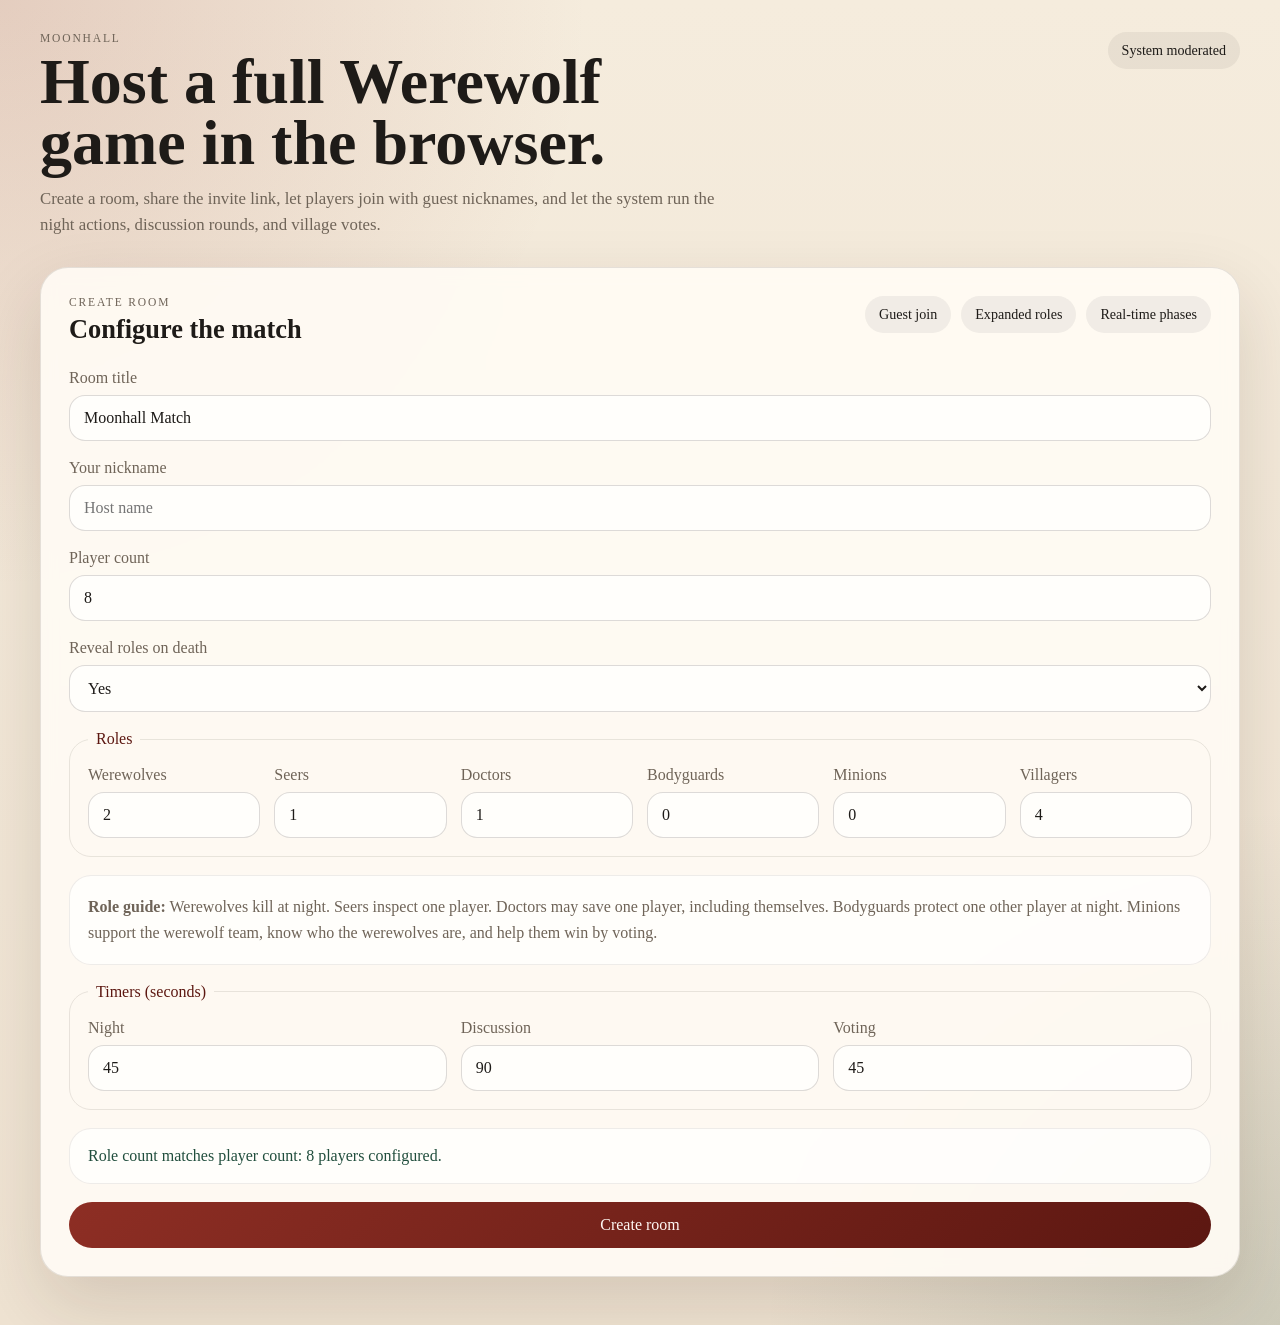
<file: static/index.html>
<!DOCTYPE html>
<html lang="en">
  <head>
    <meta charset="UTF-8" />
    <meta name="viewport" content="width=device-width, initial-scale=1.0" />
    <meta name="theme-color" content="#8d2e24" />
    <title>Moonhall: Online Werewolf</title>
    <link rel="stylesheet" href="/static/styles.css" />
  </head>
  <body>
    <div class="page-shell">
      <header class="hero">
        <div>
          <p class="eyebrow">Moonhall</p>
          <h1>Host a full Werewolf game in the browser.</h1>
          <p class="hero-copy">
            Create a room, share the invite link, let players join with guest nicknames, and let the system run the night actions,
            discussion rounds, and village votes.
          </p>
        </div>
        <div class="hero-chip">System moderated</div>
      </header>

      <main id="app"></main>
    </div>

    <template id="create-template">
      <section class="panel panel-wide">
          <div class="panel-head">
          <div>
            <p class="section-label">Create Room</p>
            <h2>Configure the match</h2>
          </div>
          <div class="pill-row">
            <span class="pill">Guest join</span>
            <span class="pill">Expanded roles</span>
            <span class="pill">Real-time phases</span>
          </div>
        </div>

        <form id="create-room-form" class="form-grid">
          <label>
            <span>Room title</span>
            <input name="title" type="text" maxlength="40" placeholder="Friday Night Werewolf" value="Moonhall Match" required />
          </label>

          <label>
            <span>Your nickname</span>
            <input name="creatorName" type="text" maxlength="24" placeholder="Host name" required />
          </label>

          <label>
            <span>Player count</span>
            <input name="expectedPlayers" id="expectedPlayers" type="number" min="4" max="18" value="8" required />
          </label>

          <label>
            <span>Reveal roles on death</span>
            <select name="revealRolesOnDeath">
              <option value="true" selected>Yes</option>
              <option value="false">No</option>
            </select>
          </label>

          <fieldset class="role-grid">
            <legend>Roles</legend>
            <label>
              <span>Werewolves</span>
              <input name="role-werewolf" type="number" min="1" max="6" value="2" required />
            </label>
            <label>
              <span>Seers</span>
              <input name="role-seer" type="number" min="0" max="2" value="1" required />
            </label>
            <label>
              <span>Doctors</span>
              <input name="role-doctor" type="number" min="0" max="2" value="1" required />
            </label>
            <label>
              <span>Bodyguards</span>
              <input name="role-bodyguard" type="number" min="0" max="2" value="0" required />
            </label>
            <label>
              <span>Minions</span>
              <input name="role-minion" type="number" min="0" max="2" value="0" required />
            </label>
            <label>
              <span>Villagers</span>
              <input name="role-villager" type="number" min="0" max="16" value="4" required />
            </label>
          </fieldset>

          <div class="callout role-guide">
            <strong>Role guide:</strong> Werewolves kill at night. Seers inspect one player. Doctors may save one player, including themselves.
            Bodyguards protect one other player at night. Minions support the werewolf team, know who the werewolves are, and help them win by voting.
          </div>

          <fieldset class="role-grid">
            <legend>Timers (seconds)</legend>
            <label>
              <span>Night</span>
              <input name="nightSeconds" type="number" min="15" max="180" value="45" required />
            </label>
            <label>
              <span>Discussion</span>
              <input name="discussionSeconds" type="number" min="20" max="300" value="90" required />
            </label>
            <label>
              <span>Voting</span>
              <input name="votingSeconds" type="number" min="15" max="180" value="45" required />
            </label>
          </fieldset>

          <div class="callout" id="role-summary"></div>
          <button class="primary-btn" type="submit">Create room</button>
        </form>
      </section>
    </template>

    <template id="room-template">
      <section class="room-layout">
        <aside class="panel sidebar">
          <div class="panel-head compact">
            <div>
              <p class="section-label">Room</p>
              <h2 id="room-title">Loading...</h2>
            </div>
            <span class="status-dot" id="phase-badge">Lobby</span>
          </div>

          <div class="sidebar-block">
            <p class="meta-label">Invite link</p>
            <div class="link-box">
              <input id="share-link" readonly />
              <button id="copy-link-btn" class="secondary-btn" type="button">Copy</button>
            </div>
          </div>

          <div class="sidebar-block" id="lobby-join-block"></div>
          <div class="sidebar-block" id="role-card"></div>

          <div class="sidebar-block">
            <p class="meta-label">Players</p>
            <ul id="player-list" class="player-list"></ul>
          </div>
        </aside>

        <section class="panel game-panel">
          <div class="phase-banner">
            <div>
              <p class="section-label">Game Phase</p>
              <h2 id="phase-title">Loading...</h2>
              <p id="phase-copy" class="phase-copy"></p>
            </div>
            <div class="timer-card">
              <span>Time left</span>
              <strong id="timer-value">0s</strong>
            </div>
          </div>

          <div id="action-panel" class="action-panel"></div>

          <div class="chat-grid">
            <div class="chat-column">
              <div class="chat-head">
                <div>
                  <p class="meta-label">Events & chat</p>
                  <h3>Table feed</h3>
                </div>
                <div class="chat-toggle">
                  <button id="chat-public-toggle" class="toggle-btn active" type="button">Public</button>
                  <button id="chat-pack-toggle" class="toggle-btn hidden" type="button">Pack</button>
                </div>
              </div>

              <div id="messages" class="messages"></div>

              <form id="chat-form" class="chat-form">
                <input id="chat-input" type="text" maxlength="240" placeholder="Type a message..." />
                <button class="primary-btn" type="submit">Send</button>
              </form>
            </div>

            <div class="chat-column">
              <div class="chat-head">
                <div>
                  <p class="meta-label">Configuration</p>
                  <h3>Match settings</h3>
                </div>
              </div>
              <div id="config-summary" class="config-summary"></div>
            </div>
          </div>
        </section>
      </section>
    </template>

    <script src="/static/app.js" defer></script>
  </body>
</html>
</file>
<file: static/styles.css>
:root {
  --bg: #f6efe2;
  --paper: rgba(255, 251, 245, 0.92);
  --ink: #1e1b18;
  --muted: #6f6458;
  --accent: #8d2e24;
  --accent-deep: #5c1711;
  --forest: #214e3d;
  --border: rgba(47, 36, 28, 0.12);
  --shadow: 0 28px 70px rgba(47, 27, 11, 0.14);
}

* {
  box-sizing: border-box;
}

body {
  margin: 0;
  min-height: 100vh;
  font-family: Georgia, "Times New Roman", serif;
  color: var(--ink);
  background:
    radial-gradient(circle at top left, rgba(141, 46, 36, 0.16), transparent 32%),
    radial-gradient(circle at bottom right, rgba(33, 78, 61, 0.16), transparent 28%),
    linear-gradient(180deg, #f5ecdd 0%, #efe3d2 100%);
}

button,
input,
select {
  font: inherit;
}

.page-shell {
  width: min(1200px, calc(100% - 32px));
  margin: 0 auto;
  padding: 32px 0 48px;
}

.page-shell,
.room-layout,
.chat-grid,
.sidebar,
.game-panel,
.chat-column {
  min-width: 0;
}

.hero {
  display: flex;
  justify-content: space-between;
  gap: 24px;
  align-items: flex-start;
  margin-bottom: 28px;
}

.hero h1 {
  margin: 8px 0 12px;
  max-width: 720px;
  font-size: clamp(2.4rem, 5vw, 4.6rem);
  line-height: 0.95;
}

.hero-copy {
  margin: 0;
  max-width: 700px;
  color: var(--muted);
  font-size: 1.05rem;
  line-height: 1.6;
}

.eyebrow,
.section-label,
.meta-label {
  margin: 0;
  text-transform: uppercase;
  letter-spacing: 0.16em;
  font-size: 0.72rem;
  color: var(--muted);
}

.hero-chip,
.pill,
.status-dot {
  display: inline-flex;
  align-items: center;
  justify-content: center;
  padding: 10px 14px;
  border-radius: 999px;
  background: rgba(30, 27, 24, 0.06);
  color: var(--ink);
  font-size: 0.88rem;
}

.panel {
  background: var(--paper);
  border: 1px solid var(--border);
  border-radius: 28px;
  box-shadow: var(--shadow);
  backdrop-filter: blur(8px);
}

.panel-wide {
  padding: 28px;
}

.panel-head {
  display: flex;
  justify-content: space-between;
  align-items: flex-start;
  gap: 18px;
  margin-bottom: 24px;
}

.panel-head.compact {
  margin-bottom: 18px;
}

.panel-head h2,
.chat-head h3 {
  margin: 6px 0 0;
  font-size: 1.65rem;
}

.pill-row {
  display: flex;
  flex-wrap: wrap;
  gap: 10px;
}

.form-grid {
  display: grid;
  gap: 18px;
}

.form-grid label,
.role-grid label {
  display: grid;
  gap: 8px;
  color: var(--muted);
}

input,
select {
  width: 100%;
  border: 1px solid rgba(47, 36, 28, 0.16);
  border-radius: 16px;
  background: rgba(255, 255, 255, 0.7);
  padding: 13px 14px;
  color: var(--ink);
}

fieldset {
  border: 1px solid rgba(47, 36, 28, 0.1);
  border-radius: 22px;
  margin: 0;
  padding: 18px;
}

legend {
  padding: 0 8px;
  color: var(--accent-deep);
}

.role-grid {
  display: grid;
  grid-template-columns: repeat(auto-fit, minmax(170px, 1fr));
  gap: 14px;
}

.callout,
.role-card,
.config-summary,
.action-box,
.empty-state {
  border-radius: 22px;
  padding: 18px;
  background: rgba(255, 255, 255, 0.62);
  border: 1px solid rgba(47, 36, 28, 0.08);
}

.callout {
  color: var(--muted);
}

.role-guide {
  line-height: 1.6;
}

.primary-btn,
.secondary-btn,
.toggle-btn,
.vote-btn {
  display: inline-flex;
  align-items: center;
  justify-content: center;
  border: 0;
  border-radius: 999px;
  cursor: pointer;
  transition: transform 120ms ease, opacity 120ms ease, background 120ms ease;
}

.primary-btn:hover,
.secondary-btn:hover,
.toggle-btn:hover,
.vote-btn:hover {
  transform: translateY(-1px);
}

.primary-btn {
  padding: 14px 20px;
  background: linear-gradient(135deg, var(--accent) 0%, var(--accent-deep) 100%);
  color: #fff8f4;
}

.secondary-btn,
.toggle-btn,
.vote-btn {
  padding: 12px 16px;
  background: rgba(30, 27, 24, 0.08);
  color: var(--ink);
}

.toggle-btn.active {
  background: rgba(141, 46, 36, 0.18);
  color: var(--accent-deep);
}

.room-layout {
  display: grid;
  grid-template-columns: 340px 1fr;
  gap: 20px;
}

.sidebar,
.game-panel {
  padding: 22px;
}

.sidebar {
  display: grid;
  gap: 18px;
  align-content: start;
}

.sidebar-block {
  display: grid;
  gap: 12px;
}

.link-box {
  display: flex;
  gap: 10px;
}

.link-box input {
  font-size: 0.92rem;
  min-width: 0;
}

.player-list {
  list-style: none;
  padding: 0;
  margin: 0;
  display: grid;
  gap: 10px;
}

.player-list li {
  display: flex;
  justify-content: space-between;
  gap: 10px;
  padding: 12px 14px;
  border-radius: 16px;
  background: rgba(255, 255, 255, 0.62);
}

.player-list li.dead {
  opacity: 0.58;
}

.badge {
  display: inline-flex;
  padding: 4px 10px;
  border-radius: 999px;
  background: rgba(33, 78, 61, 0.12);
  color: var(--forest);
  font-size: 0.78rem;
}

.badge.creator {
  background: rgba(141, 46, 36, 0.14);
  color: var(--accent-deep);
}

.phase-banner {
  display: flex;
  justify-content: space-between;
  gap: 18px;
  padding: 22px;
  border-radius: 24px;
  margin-bottom: 18px;
  background:
    linear-gradient(135deg, rgba(33, 78, 61, 0.9), rgba(16, 34, 28, 0.95)),
    linear-gradient(180deg, rgba(255, 255, 255, 0.08), rgba(255, 255, 255, 0));
  color: #f5efe5;
}

.phase-banner .section-label {
  color: rgba(245, 239, 229, 0.72);
}

.phase-banner h2 {
  margin: 6px 0 8px;
  font-size: clamp(1.8rem, 3vw, 3rem);
}

.phase-copy {
  margin: 0;
  max-width: 620px;
  color: rgba(245, 239, 229, 0.86);
  line-height: 1.5;
}

.timer-card {
  min-width: 130px;
  padding: 14px;
  border-radius: 20px;
  background: rgba(255, 255, 255, 0.1);
  text-align: right;
}

.timer-card span {
  display: block;
  font-size: 0.78rem;
  text-transform: uppercase;
  letter-spacing: 0.15em;
  opacity: 0.72;
}

.timer-card strong {
  display: block;
  margin-top: 8px;
  font-size: 2rem;
}

.action-panel {
  margin-bottom: 18px;
}

.action-box h3,
.config-summary h3,
.role-card h3 {
  margin: 0 0 10px;
  font-size: 1.15rem;
}

.target-grid {
  display: flex;
  flex-wrap: wrap;
  gap: 10px;
  margin-top: 14px;
}

.target-grid button.active {
  background: rgba(141, 46, 36, 0.18);
  color: var(--accent-deep);
}

.chat-grid {
  display: grid;
  grid-template-columns: 1.3fr 0.8fr;
  gap: 16px;
}

.chat-column {
  display: grid;
  gap: 14px;
}

.chat-head {
  display: flex;
  justify-content: space-between;
  gap: 16px;
  align-items: center;
}

.chat-toggle {
  display: flex;
  flex-wrap: wrap;
  gap: 8px;
}

.messages {
  min-height: 320px;
  max-height: 420px;
  overflow-y: auto;
  display: grid;
  gap: 12px;
  padding: 6px 4px 4px;
}

.message {
  padding: 14px;
  border-radius: 18px;
  background: rgba(255, 255, 255, 0.58);
  border: 1px solid rgba(47, 36, 28, 0.08);
}

.message.system {
  border-left: 4px solid rgba(141, 46, 36, 0.5);
}

.message.pack {
  border-left: 4px solid rgba(33, 78, 61, 0.5);
}

.message-head {
  display: flex;
  justify-content: space-between;
  gap: 10px;
  margin-bottom: 6px;
  color: var(--muted);
  font-size: 0.82rem;
}

.message p {
  margin: 0;
  line-height: 1.45;
}

.chat-form {
  display: flex;
  gap: 10px;
}

.chat-form input {
  flex: 1;
  min-width: 0;
}

.config-summary dl {
  margin: 0;
  display: grid;
  grid-template-columns: 1fr auto;
  gap: 10px 14px;
}

.settings-instructions {
  margin-top: 18px;
  padding-top: 18px;
  border-top: 1px solid rgba(47, 36, 28, 0.1);
}

.settings-instructions h3 {
  margin: 0 0 10px;
  font-size: 1rem;
}

.settings-instructions p {
  margin: 0 0 10px;
  color: var(--muted);
  line-height: 1.5;
}

.config-summary dt {
  color: var(--muted);
}

.config-summary dd {
  margin: 0;
  text-align: right;
}

.hidden {
  display: none !important;
}

@media (max-width: 960px) {
  .page-shell {
    width: min(100%, calc(100% - 20px));
    padding: 20px 0 28px;
  }

  .room-layout,
  .chat-grid {
    grid-template-columns: 1fr;
  }

  .hero,
  .phase-banner,
  .panel-head,
  .chat-head,
  .link-box,
  .chat-form {
    flex-direction: column;
  }

  .timer-card,
  .link-box button,
  .chat-form button {
    width: 100%;
    text-align: center;
  }

  .sidebar,
  .game-panel,
  .panel-wide {
    padding: 18px;
  }

  .messages {
    min-height: 260px;
    max-height: 340px;
  }
}

@media (max-width: 720px) {
  body {
    background:
      radial-gradient(circle at top left, rgba(141, 46, 36, 0.2), transparent 38%),
      radial-gradient(circle at bottom right, rgba(33, 78, 61, 0.18), transparent 34%),
      linear-gradient(180deg, #f5ecdd 0%, #efe3d2 100%);
  }

  .hero h1 {
    font-size: clamp(2rem, 11vw, 3.2rem);
    line-height: 1;
  }

  .hero-copy {
    font-size: 0.98rem;
  }

  .hero-chip,
  .status-dot {
    width: 100%;
  }

  .panel {
    border-radius: 22px;
  }

  .phase-banner {
    padding: 18px;
    border-radius: 20px;
  }

  .phase-banner h2 {
    font-size: 1.6rem;
  }

  .timer-card strong {
    font-size: 1.6rem;
  }

  .role-grid {
    grid-template-columns: 1fr 1fr;
  }

  .player-list li {
    flex-direction: column;
    align-items: flex-start;
  }

  .target-grid {
    display: grid;
    grid-template-columns: 1fr;
  }

  .vote-btn,
  .primary-btn,
  .secondary-btn,
  .toggle-btn {
    width: 100%;
    justify-content: center;
  }
}

@media (max-width: 520px) {
  .page-shell {
    width: calc(100% - 16px);
    padding: 14px 0 22px;
  }

  .panel-head h2,
  .chat-head h3 {
    font-size: 1.32rem;
  }

  .sidebar,
  .game-panel,
  .panel-wide,
  .callout,
  .role-card,
  .config-summary,
  .action-box,
  .empty-state {
    padding: 14px;
  }

  .link-box,
  .chat-form {
    gap: 8px;
  }

  .messages {
    min-height: 220px;
    max-height: 300px;
  }

  .message,
  .player-list li {
    padding: 12px;
  }

  .role-grid {
    grid-template-columns: 1fr;
  }

  .config-summary dl {
    grid-template-columns: 1fr;
  }

  .config-summary dd {
    text-align: left;
  }
}
</file>
